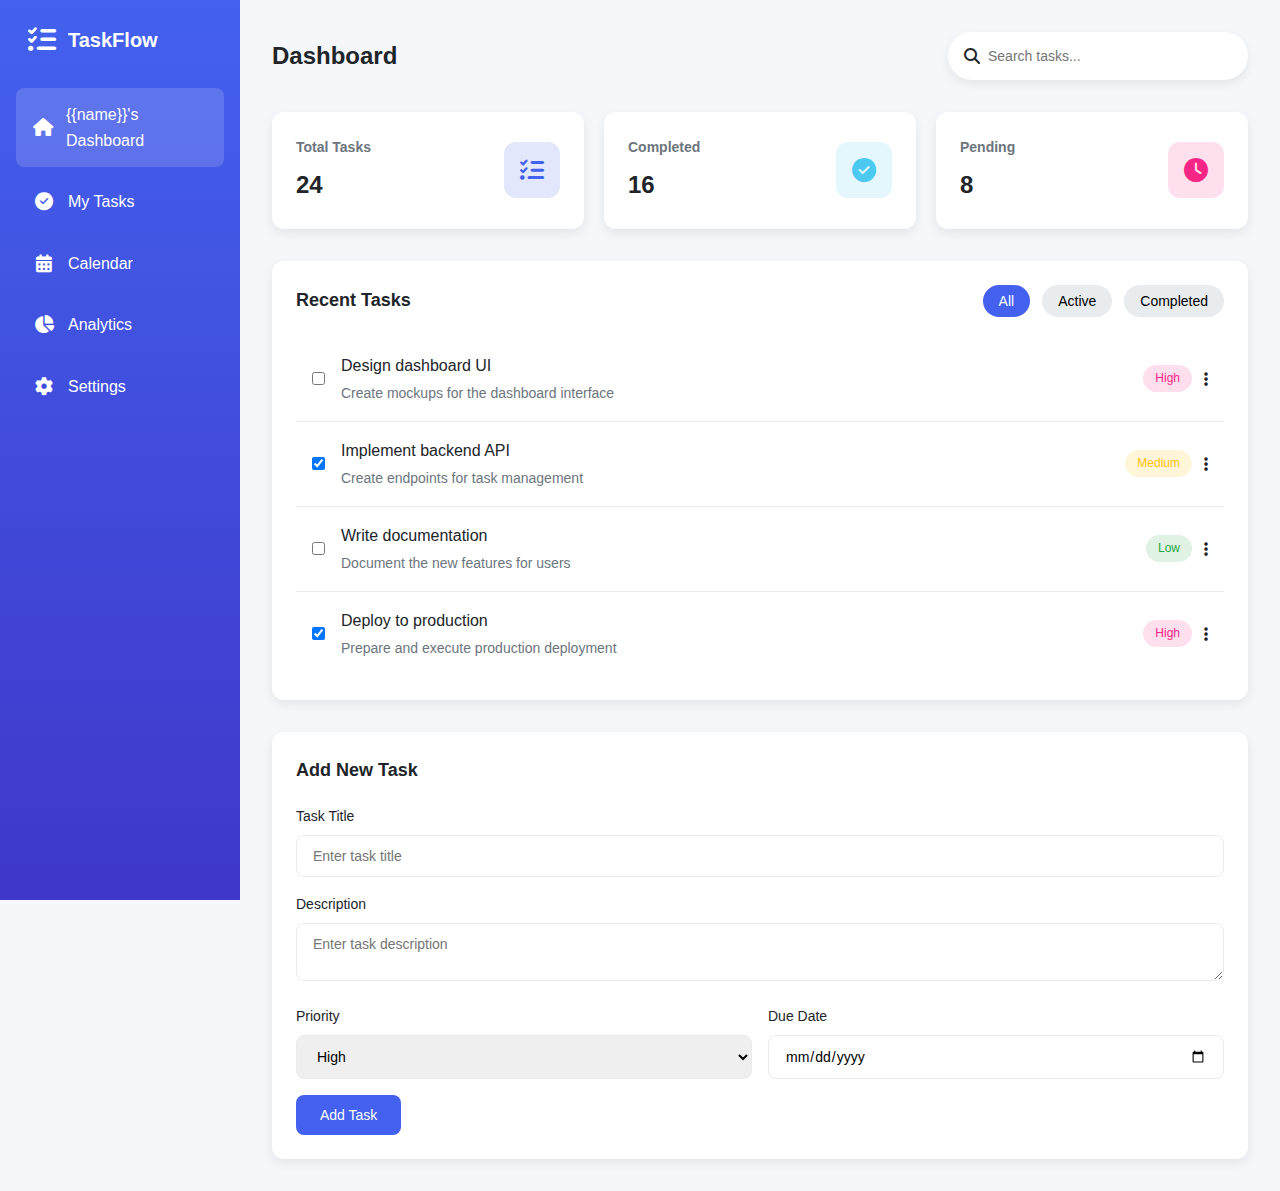
<file: basics/templates/index.html>
<!DOCTYPE html>
<html lang="en">
<head>
    <meta charset="UTF-8">
    <meta name="viewport" content="width=device-width, initial-scale=1.0">
    <title>TaskFlow | Professional Task Manager</title>
    <link rel="stylesheet" href="https://cdnjs.cloudflare.com/ajax/libs/font-awesome/6.4.0/css/all.min.css">
    <style>
        :root {
            --primary: #4361ee;
            --secondary: #3f37c9;
            --success: #4cc9f0;
            --warning: #f72585;
            --light: #f8f9fa;
            --dark: #212529;
            --gray: #6c757d;
            --light-gray: #e9ecef;
            --card-shadow: 0 4px 12px rgba(0, 0, 0, 0.08);
            --transition: all 0.3s ease;
        }

        * {
            margin: 0;
            padding: 0;
            box-sizing: border-box;
            font-family: 'Segoe UI', Tahoma, Geneva, Verdana, sans-serif;
        }

        body {
            background-color: #f5f7fb;
            color: var(--dark);
            line-height: 1.6;
        }

        .container {
            display: grid;
            grid-template-columns: 240px 1fr;
            min-height: 100vh;
        }

        /* Sidebar Styles */
        .sidebar {
            background: linear-gradient(to bottom, var(--primary), var(--secondary));
            color: white;
            padding: 24px 16px;
            position: fixed;
            width: 240px;
            height: 100%;
            overflow-y: auto;
        }

        .logo {
            display: flex;
            align-items: center;
            gap: 12px;
            margin-bottom: 32px;
            padding: 0 12px;
        }

        .logo i {
            font-size: 28px;
        }

        .logo h1 {
            font-size: 20px;
            font-weight: 600;
        }

        .nav-item {
            display: flex;
            align-items: center;
            gap: 12px;
            padding: 14px 16px;
            border-radius: 8px;
            margin-bottom: 8px;
            cursor: pointer;
            transition: var(--transition);
        }

        .nav-item:hover, .nav-item.active {
            background-color: rgba(255, 255, 255, 0.15);
        }

        .nav-item i {
            font-size: 18px;
            width: 24px;
            text-align: center;
        }

        /* Main Content Styles */
        .main-content {
            grid-column: 2;
            padding: 32px;
        }

        .header {
            display: flex;
            justify-content: space-between;
            align-items: center;
            margin-bottom: 32px;
        }

        .header h2 {
            font-size: 24px;
            font-weight: 600;
            color: var(--dark);
        }

        .search-box {
            display: flex;
            align-items: center;
            background: white;
            border-radius: 24px;
            padding: 8px 16px;
            width: 300px;
            box-shadow: var(--card-shadow);
        }

        .search-box input {
            border: none;
            outline: none;
            padding: 8px;
            width: 100%;
            font-size: 14px;
        }

        /* Stats Cards */
        .stats-container {
            display: grid;
            grid-template-columns: repeat(auto-fit, minmax(240px, 1fr));
            gap: 20px;
            margin-bottom: 32px;
        }

        .stat-card {
            background: white;
            border-radius: 12px;
            padding: 24px;
            box-shadow: var(--card-shadow);
            display: flex;
            align-items: center;
            justify-content: space-between;
        }

        .stat-info h3 {
            font-size: 14px;
            color: var(--gray);
            margin-bottom: 8px;
        }

        .stat-info p {
            font-size: 24px;
            font-weight: 600;
        }

        .stat-icon {
            width: 56px;
            height: 56px;
            border-radius: 12px;
            display: flex;
            align-items: center;
            justify-content: center;
            font-size: 24px;
        }

        .total-tasks .stat-icon {
            background-color: rgba(67, 97, 238, 0.15);
            color: var(--primary);
        }

        .completed .stat-icon {
            background-color: rgba(76, 201, 240, 0.15);
            color: var(--success);
        }

        .pending .stat-icon {
            background-color: rgba(247, 37, 133, 0.15);
            color: var(--warning);
        }

        /* Task List */
        .task-list {
            background: white;
            border-radius: 12px;
            padding: 24px;
            box-shadow: var(--card-shadow);
            margin-bottom: 32px;
        }

        .task-header {
            display: flex;
            justify-content: space-between;
            align-items: center;
            margin-bottom: 20px;
        }

        .task-header h3 {
            font-size: 18px;
            font-weight: 600;
        }

        .filter-options {
            display: flex;
            gap: 12px;
        }

        .filter-options button {
            background: var(--light-gray);
            border: none;
            padding: 8px 16px;
            border-radius: 20px;
            font-size: 14px;
            cursor: pointer;
            transition: var(--transition);
        }

        .filter-options button.active {
            background: var(--primary);
            color: white;
        }

        .task-item {
            display: flex;
            align-items: center;
            padding: 16px;
            border-bottom: 1px solid var(--light-gray);
        }

        .task-item:last-child {
            border-bottom: none;
        }

        .task-checkbox {
            margin-right: 16px;
        }

        .task-content {
            flex: 1;
        }

        .task-title {
            font-weight: 500;
            margin-bottom: 4px;
        }

        .task-desc {
            font-size: 14px;
            color: var(--gray);
        }

        .task-priority {
            padding: 4px 12px;
            border-radius: 20px;
            font-size: 12px;
            font-weight: 500;
            margin-right: 12px;
        }

        .priority-high {
            background-color: rgba(247, 37, 133, 0.15);
            color: var(--warning);
        }

        .priority-medium {
            background-color: rgba(255, 193, 7, 0.15);
            color: #ffc107;
        }

        .priority-low {
            background-color: rgba(40, 167, 69, 0.15);
            color: #28a745;
        }

        /* Add Task Form */
        .add-task-form {
            background: white;
            border-radius: 12px;
            padding: 24px;
            box-shadow: var(--card-shadow);
        }

        .form-title {
            font-size: 18px;
            font-weight: 600;
            margin-bottom: 20px;
        }

        .form-group {
            margin-bottom: 16px;
        }

        .form-group label {
            display: block;
            margin-bottom: 8px;
            font-weight: 500;
            font-size: 14px;
        }

        .form-control {
            width: 100%;
            padding: 12px 16px;
            border: 1px solid var(--light-gray);
            border-radius: 8px;
            font-size: 14px;
            transition: var(--transition);
        }

        .form-control:focus {
            outline: none;
            border-color: var(--primary);
            box-shadow: 0 0 0 3px rgba(67, 97, 238, 0.2);
        }

        .form-row {
            display: grid;
            grid-template-columns: 1fr 1fr;
            gap: 16px;
        }

        .btn {
            padding: 12px 24px;
            border: none;
            border-radius: 8px;
            font-size: 14px;
            font-weight: 500;
            cursor: pointer;
            transition: var(--transition);
        }

        .btn-primary {
            background: var(--primary);
            color: white;
        }

        .btn-primary:hover {
            background: var(--secondary);
        }

        /* Responsive Design */
        @media (max-width: 900px) {
            .container {
                grid-template-columns: 1fr;
            }
            
            .sidebar {
                position: relative;
                width: 100%;
                height: auto;
            }
            
            .main-content {
                grid-column: 1;
            }
            
            .form-row {
                grid-template-columns: 1fr;
            }
        }
    </style>
</head>
<body>
    <div class="container">
        <!-- Sidebar -->
        <div class="sidebar">
            <div class="logo">
                <i class="fas fa-tasks"></i>
                <h1>TaskFlow</h1>
            </div>
            
            <div class="nav-item active">
                <i class="fas fa-home"></i>
                <span>{{name}}'s Dashboard</span>
            </div>
            <div class="nav-item">
                <i class="fas fa-check-circle"></i>
                <span>My Tasks</span>
            </div>
            <div class="nav-item">
                <i class="fas fa-calendar-alt"></i>
                <span>Calendar</span>
            </div>
            <div class="nav-item">
                <i class="fas fa-chart-pie"></i>
                <span>Analytics</span>
            </div>
            <div class="nav-item">
                <i class="fas fa-cog"></i>
                <span>Settings</span>
            </div>
        </div>

        <!-- Main Content -->
        <div class="main-content">
            <div class="header">
                <h2>Dashboard</h2>
                <div class="search-box">
                    <i class="fas fa-search"></i>
                    <input type="text" placeholder="Search tasks...">
                </div>
            </div>

            <!-- Stats Cards -->
            <div class="stats-container">
                <div class="stat-card total-tasks">
                    <div class="stat-info">
                        <h3>Total Tasks</h3>
                        <p>24</p>
                    </div>
                    <div class="stat-icon">
                        <i class="fas fa-tasks"></i>
                    </div>
                </div>
                <div class="stat-card completed">
                    <div class="stat-info">
                        <h3>Completed</h3>
                        <p>16</p>
                    </div>
                    <div class="stat-icon">
                        <i class="fas fa-check-circle"></i>
                    </div>
                </div>
                <div class="stat-card pending">
                    <div class="stat-info">
                        <h3>Pending</h3>
                        <p>8</p>
                    </div>
                    <div class="stat-icon">
                        <i class="fas fa-clock"></i>
                    </div>
                </div>
            </div>

            <!-- Task List -->
            <div class="task-list">
                <div class="task-header">
                    <h3>Recent Tasks</h3>
                    <div class="filter-options">
                        <button class="active">All</button>
                        <button>Active</button>
                        <button>Completed</button>
                    </div>
                </div>

                <div class="task-item">
                    <input type="checkbox" class="task-checkbox">
                    <div class="task-content">
                        <div class="task-title">Design dashboard UI</div>
                        <div class="task-desc">Create mockups for the dashboard interface</div>
                    </div>
                    <span class="task-priority priority-high">High</span>
                    <i class="fas fa-ellipsis-v"></i>
                </div>

                <div class="task-item">
                    <input type="checkbox" class="task-checkbox" checked>
                    <div class="task-content">
                        <div class="task-title">Implement backend API</div>
                        <div class="task-desc">Create endpoints for task management</div>
                    </div>
                    <span class="task-priority priority-medium">Medium</span>
                    <i class="fas fa-ellipsis-v"></i>
                </div>

                <div class="task-item">
                    <input type="checkbox" class="task-checkbox">
                    <div class="task-content">
                        <div class="task-title">Write documentation</div>
                        <div class="task-desc">Document the new features for users</div>
                    </div>
                    <span class="task-priority priority-low">Low</span>
                    <i class="fas fa-ellipsis-v"></i>
                </div>

                <div class="task-item">
                    <input type="checkbox" class="task-checkbox" checked>
                    <div class="task-content">
                        <div class="task-title">Deploy to production</div>
                        <div class="task-desc">Prepare and execute production deployment</div>
                    </div>
                    <span class="task-priority priority-high">High</span>
                    <i class="fas fa-ellipsis-v"></i>
                </div>
            </div>

            <!-- Add Task Form -->
            <div class="add-task-form">
                <h3 class="form-title">Add New Task</h3>
                <form>
                    <div class="form-group">
                        <label for="taskTitle">Task Title</label>
                        <input type="text" id="taskTitle" class="form-control" placeholder="Enter task title">
                    </div>
                    <div class="form-group">
                        <label for="taskDescription">Description</label>
                        <textarea id="taskDescription" class="form-control" rows="2" placeholder="Enter task description"></textarea>
                    </div>
                    <div class="form-row">
                        <div class="form-group">
                            <label for="taskPriority">Priority</label>
                            <select id="taskPriority" class="form-control">
                                <option>High</option>
                                <option>Medium</option>
                                <option>Low</option>
                            </select>
                        </div>
                        <div class="form-group">
                            <label for="taskDueDate">Due Date</label>
                            <input type="date" id="taskDueDate" class="form-control">
                        </div>
                    </div>
                    <button type="submit" class="btn btn-primary">Add Task</button>
                </form>
            </div>
        </div>
    </div>

    <script>
        // Simple interactivity for the UI
        document.addEventListener('DOMContentLoaded', function() {
            // Toggle task completion
            const checkboxes = document.querySelectorAll('.task-checkbox');
            checkboxes.forEach(checkbox => {
                checkbox.addEventListener('change', function() {
                    const taskItem = this.closest('.task-item');
                    if (this.checked) {
                        taskItem.style.opacity = '0.7';
                    } else {
                        taskItem.style.opacity = '1';
                    }
                });
            });

            // Filter buttons
            const filterButtons = document.querySelectorAll('.filter-options button');
            filterButtons.forEach(button => {
                button.addEventListener('click', function() {
                    filterButtons.forEach(btn => btn.classList.remove('active'));
                    this.classList.add('active');
                    // Here you would normally filter the tasks
                });
            });

            // Form submission
            const form = document.querySelector('form');
            form.addEventListener('submit', function(e) {
                e.preventDefault();
                alert('Task added successfully!');
                form.reset();
            });
        });
    </script>
</body>
</html>
</file>
